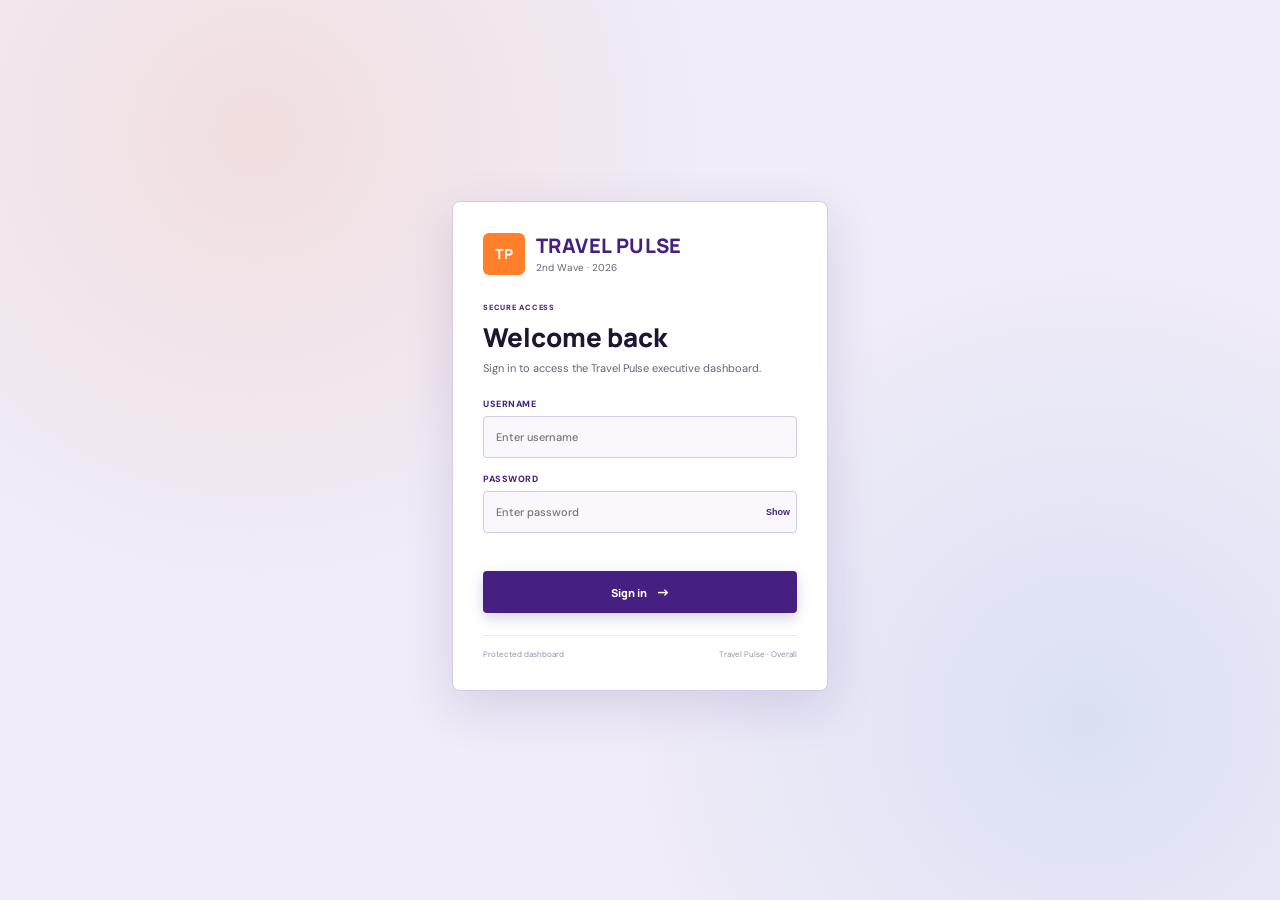
<file: login.html>
<!doctype html>
<html lang="en">
<head>
  <meta charset="UTF-8" />
  <meta name="viewport" content="width=device-width, initial-scale=1.0" />
  <title>Travel Pulse | Login</title>
  <link rel="preconnect" href="https://fonts.googleapis.com">
  <link rel="preconnect" href="https://fonts.gstatic.com" crossorigin>
  <link href="https://fonts.googleapis.com/css2?family=DM+Sans:wght@400;500;600;700&family=Manrope:wght@600;700;800&display=swap" rel="stylesheet">
  <link rel="stylesheet" href="styles.css" />
</head>
<body class="login-page">
  <main class="login-shell">
    <section class="login-card" aria-labelledby="loginTitle">
      <div class="login-brand">
        <div class="login-mark">TP</div>
        <div>
          <strong>Travel Pulse</strong>
          <span>2nd Wave · 2026</span>
        </div>
      </div>

      <div class="login-heading">
        <span class="section-tag">SECURE ACCESS</span>
        <h1 id="loginTitle">Welcome back</h1>
        <p>Sign in to access the Travel Pulse executive dashboard.</p>
      </div>

      <form id="loginForm" autocomplete="on">
        <label class="login-label" for="username">Username</label>
        <input class="login-input" id="username" name="username" type="text"
               placeholder="Enter username" autocomplete="username" required />

        <label class="login-label" for="password">Password</label>
        <div class="password-wrap">
          <input class="login-input" id="password" name="password" type="password"
                 placeholder="Enter password" autocomplete="current-password" required />
          <button class="password-toggle" id="togglePassword" type="button" aria-label="Show password">Show</button>
        </div>

        <div class="login-error" id="loginError" role="alert" aria-live="polite"></div>

        <button class="login-submit" type="submit">Sign in <span>→</span></button>
      </form>

      <div class="login-footer">
        <span>Protected dashboard</span>
        <span>Travel Pulse · Overall</span>
      </div>
    </section>
  </main>

  <script>
    // Change these two values to your preferred credentials.
    const VALID_USERNAME = "admin";
    const VALID_PASSWORD = "TravelPulse2026";

    if (sessionStorage.getItem("travelPulseAuth") === "1") {
      window.location.replace("index.html");
    }

    const form = document.getElementById("loginForm");
    const error = document.getElementById("loginError");
    const password = document.getElementById("password");
    const toggle = document.getElementById("togglePassword");

    toggle.addEventListener("click", () => {
      const visible = password.type === "text";
      password.type = visible ? "password" : "text";
      toggle.textContent = visible ? "Show" : "Hide";
      toggle.setAttribute("aria-label", visible ? "Show password" : "Hide password");
    });

    form.addEventListener("submit", (event) => {
      event.preventDefault();
      const username = document.getElementById("username").value.trim();
      const pass = password.value;

      if (username === VALID_USERNAME && pass === VALID_PASSWORD) {
        sessionStorage.setItem("travelPulseAuth", "1");
        window.location.replace("index.html");
      } else {
        error.textContent = "Invalid username or password. Please try again.";
        password.focus();
      }
    });
  </script>
</body>
</html>
</file>
<file: styles.css>
/* ================================================================
   TRAVEL PULSE — Design System (PPT-matched)
   Palette: purple #452080, blue #1f7fc9, orange #ff7f2a,
            grey #9ea7b3, white #fff
   ================================================================ */
:root{
  --bg:#f0ecf8;
  --panel:#fff;
  --ink:#1e1530;
  --muted:#6b6178;
  --line:#d4cbe8;
  --purple:#452080;
  --purple-2:#5a2d92;
  --purple-light:#6a3ea8;
  --blue:#1f7fc9;
  --orange:#ff7f2a;
  --orange-2:#e06800;
  --green:#3db87e;
  --yellow:#ffb21a;
  --lilac:#9b8dc1;
  --red:#d9384a;
  --lav:#ede8f8;
  --lav-2:#f5f2fb;
  --gray-step:#9ea7b3;
  --shadow:0 2px 10px rgba(69,32,128,.10);
  --shadow-card:0 1px 4px rgba(69,32,128,.07)
}
*{box-sizing:border-box;margin:0;padding:0}
html{scroll-behavior:smooth}
body{background:var(--bg);color:var(--ink);font-family:"DM Sans",sans-serif;font-size:12px;line-height:1.4}

/* ── TOP BAR ─────────────────────────────────────────────────── */
.topbar{
  display:flex;align-items:center;gap:20px;
  background:var(--purple);color:#fff;
  padding:0 22px;min-height:58px;
  border-bottom:3px solid var(--orange)
}
.brand{display:flex;gap:10px;align-items:center;min-width:170px}
.brand-mark{
  width:36px;height:36px;border-radius:5px;
  background:var(--orange);display:grid;place-items:center;
  font:800 13px Manrope;color:#fff;flex:0 0 auto
}
.brand strong{display:block;font:800 19px Manrope;letter-spacing:.04em;text-transform:uppercase;color:#fff}
.brand span{display:block;font-size:9px;color:rgba(255,255,255,.6);margin-top:1px}
.headline{flex:1;min-width:0}
.headline h1{font-family:Manrope;font-size:13px;line-height:1.25;margin:0 0 2px;color:#fff;font-weight:700}
.headline p{color:rgba(255,255,255,.55);margin:0;font-size:9.5px}
.topbar .sidebar-note{flex-shrink:0;text-align:right;display:flex;flex-direction:column;gap:1px}
.topbar .sidebar-note span,.topbar .sidebar-note small{color:rgba(255,255,255,.5);font-size:8.5px}
.topbar .sidebar-note strong{font:800 16px Manrope;color:#fff}

/* ── TABS ────────────────────────────────────────────────────── */
.tabs{
  display:flex;gap:0;background:var(--lav);
  border-bottom:1px solid #c8bedd;
  padding:0 22px;position:sticky;top:0;z-index:20;overflow-x:auto
}
.tab{
  appearance:none;border:0;background:transparent;
  font:600 10.5px "DM Sans";color:#7a6e8d;
  padding:10px 20px;cursor:pointer;
  border-bottom:3px solid transparent;
  white-space:nowrap;transition:color .12s
}
.tab:hover{color:var(--purple)}
.tab.active{
  color:var(--purple);background:#fff;
  border-bottom-color:var(--orange);
  font-weight:800
}

/* ── FILTER BAR ──────────────────────────────────────────────── */
.filters-bar{
  display:flex;align-items:center;gap:8px;
  background:#fff;border-bottom:1px solid var(--line);
  padding:7px 22px;position:sticky;top:38px;z-index:19;
  flex-wrap:nowrap;min-height:44px
}
.filters-bar.airline-filter-station,
.filters-bar.pov-filter-station{
  background:#fff;
  border-bottom-color:var(--line);
  box-shadow:none
}
.airline-filter-station .filter-title,
.airline-filter-station .filter-note,
.airline-filter-station .filter-selection-count,
.pov-filter-station .filter-title,
.pov-filter-station .filter-note,
.pov-filter-station .filter-selection-count{color:#8a7e98}
.airline-filter-station .multi-select{
  background:#fff;
  border-color:#d8cbed;
  color:var(--ink)
}
.airline-filter-station .segment-chip{
  background:#fff;
  color:var(--purple)
}
.airline-filter-station .chip-clear,
.airline-filter-station .reset-btn{
  background:#fff;
  border-color:#fff;
  color:var(--purple)
}
.pov-filter-station .multi-select,
.pov-filter-station .segment-chip,
.pov-filter-station .chip-clear,
.pov-filter-station .reset-btn{background:#fff;color:var(--purple);border-color:#c8bedd}

/* ── FLAT AIRLINE POV PRESENTATION ──────────────────────────── */
body.airline-active main{background:#f4f1fa}
body.airline-active .insight-banner{
  background:var(--purple);
  border-color:var(--purple);
  color:#fff;
  margin-top:8px
}
body.airline-active .airline-3d-card{
  padding:0;
  border:0;
  border-radius:0;
  background:transparent;
  box-shadow:none;
  overflow:visible
}
body.airline-active .airline-3d-head,
body.airline-active .airline-3d-shell,
body.airline-active .airline-3d-legend{display:flex}
body.airline-active .airline-3d-head{display:flex;flex-wrap:wrap}
body.airline-active .airline-3d-card{background:#fff;padding:10px;border:1px solid var(--line);border-radius:3px;box-shadow:var(--shadow-card)}
body.airline-active .airline-3d-shell{display:grid}
body.airline-active .airline-3d-kpis{
  grid-template-columns:repeat(5,1fr);
  gap:7px;
  margin:0 0 10px
}
body.airline-active .airline-3d-kpi{
  min-height:68px;
  padding:10px 12px;
  border-radius:2px;
  border-top:4px solid var(--purple);
  background:#fff;
  box-shadow:0 2px 5px rgba(35,22,58,.16)
}
body.airline-active .airline-3d-kpi:nth-child(2){border-top-color:var(--orange)}
body.airline-active .airline-3d-kpi:nth-child(3){border-top-color:var(--green)}
body.airline-active .airline-3d-kpi:nth-child(4){border-top-color:var(--blue)}
body.airline-active .airline-3d-kpi:nth-child(5){border-top-color:var(--red)}
body.airline-active .airline-3d-kpi .kpi-value{font-size:17px;color:var(--purple)}
body.airline-active .airline-top-flights{
  display:grid;grid-template-columns:repeat(8,1fr);gap:7px;margin:0 0 10px
}
body.airline-active .airline-flight-card{
  min-width:0;min-height:58px;display:flex;align-items:center;gap:7px;
  padding:7px 8px;background:#fff;border:1px solid var(--line);border-top:4px solid var(--purple);
  border-radius:2px;box-shadow:0 2px 5px rgba(35,22,58,.14)
}
body.airline-active .airline-flight-1{border-top-color:var(--orange)}
body.airline-active .airline-flight-2{border-top-color:var(--green)}
body.airline-active .airline-flight-3{border-top-color:var(--blue)}
body.airline-active .airline-flight-4{border-top-color:var(--red)}
body.airline-active .airline-flight-score{
  width:34px;height:34px;display:grid;place-items:center;flex:0 0 auto;border-radius:50%;
  background:var(--purple);color:#fff;font:800 14px Manrope
}
body.airline-active .airline-flight-1 .airline-flight-score{background:var(--orange)}
body.airline-active .airline-flight-2 .airline-flight-score{background:var(--green)}
body.airline-active .airline-flight-3 .airline-flight-score{background:var(--blue)}
body.airline-active .airline-flight-4 .airline-flight-score{background:var(--red)}
body.airline-active .airline-flight-card strong,
body.airline-active .airline-flight-card small{display:block;overflow:hidden;text-overflow:ellipsis;white-space:nowrap}
body.airline-active .airline-flight-card strong{font-size:8px;color:var(--ink)}
body.airline-active .airline-flight-card small{font-size:6.5px;color:var(--muted);margin-top:2px}
body.airline-active .airline-2d-fallback-row{display:none}
body.airline-active .grid.two{gap:8px;margin-bottom:8px}
body.airline-active .card{
  border-radius:2px;
  box-shadow:0 2px 5px rgba(35,22,58,.14)
}
body.airline-active .card-head{border-bottom:2px solid var(--purple)}
body.airline-active .card-head h2{font-size:13px;color:var(--purple)}
body.airline-active .section-tag{color:var(--purple)}
body.airline-active .tab-question-section{margin-top:10px}

@media(max-width:900px){
  body.airline-active .airline-3d-kpis{grid-template-columns:repeat(2,1fr)}
  body.airline-active .airline-top-flights{grid-template-columns:repeat(4,1fr)}
}

/* ── FLAT HOTEL POV PRESENTATION ────────────────────────────── */
body.hotel-active main{background:#f4f1fa}
body.hotel-active .insight-banner{
  background:var(--purple);
  border-color:var(--purple);
  color:#fff;
  margin-top:8px
}
body.hotel-active .hotel-kpis{
  display:grid;
  grid-template-columns:repeat(8,1fr);
  gap:7px;
  margin:0 0 10px
}
body.hotel-active .hotel-kpi-card{
  min-width:0;
  min-height:68px;
  display:flex;
  align-items:center;
  gap:8px;
  padding:8px 9px;
  background:#fff;
  border:1px solid var(--line);
  border-top:4px solid var(--purple);
  border-radius:2px;
  box-shadow:0 2px 5px rgba(35,22,58,.16)
}
body.hotel-active .hotel-kpi-1{border-top-color:var(--orange)}
body.hotel-active .hotel-kpi-2{border-top-color:var(--green)}
body.hotel-active .hotel-kpi-3{border-top-color:var(--blue)}
body.hotel-active .hotel-kpi-4{border-top-color:var(--red)}
body.hotel-active .hotel-kpi-score{
  width:38px;height:38px;display:grid;place-items:center;flex:0 0 auto;
  border-radius:50%;background:var(--purple);color:#fff;font:800 15px Manrope
}
body.hotel-active .hotel-kpi-1 .hotel-kpi-score{background:var(--orange)}
body.hotel-active .hotel-kpi-2 .hotel-kpi-score{background:var(--green)}
body.hotel-active .hotel-kpi-3 .hotel-kpi-score{background:var(--blue)}
body.hotel-active .hotel-kpi-4 .hotel-kpi-score{background:var(--red)}
body.hotel-active .hotel-kpi-card strong,
body.hotel-active .hotel-kpi-card small{display:block;overflow:hidden;text-overflow:ellipsis;white-space:nowrap}
body.hotel-active .hotel-kpi-card strong{font-size:9px;color:var(--ink)}
body.hotel-active .hotel-kpi-card small{font-size:7px;color:var(--muted);margin-top:2px}
body.hotel-active [data-panel="hotel"] .map-row{display:none}
body.hotel-active .card{
  border-radius:2px;
  box-shadow:0 2px 5px rgba(35,22,58,.14)
}
body.hotel-active .card-head{border-bottom:2px solid var(--purple)}
body.hotel-active .card-head h2{font-size:13px;color:var(--purple)}
body.hotel-active .section-tag{color:var(--purple)}
body.hotel-active .grid.two{gap:8px;margin-bottom:8px}
body.hotel-active .tab-question-section{margin-top:10px}

@media(max-width:1100px){
  body.hotel-active .hotel-kpis{grid-template-columns:repeat(4,1fr)}
}
@media(max-width:600px){
  body.hotel-active .hotel-kpis{grid-template-columns:repeat(2,1fr)}
}

  /* ── DESTINATION POV ────────────────────────────────────────── */
  body.destination-active main{background:#f4f1fa}
  body.destination-active .insight-banner{
    background:var(--purple);border-color:var(--purple);color:#fff;margin-top:8px
  }
  body.destination-active .grid.two{gap:8px;margin-bottom:8px}
  body.destination-active .card{
    border-radius:2px;box-shadow:0 2px 5px rgba(35,22,58,.14)
  }
  body.destination-active .card-head{border-bottom:2px solid var(--purple)}
  body.destination-active .card-head h2,
  body.destination-active .section-tag{color:var(--purple)}
  .tab-panel[data-panel="overview"] .tab-question-section,
  .tab-panel[data-panel="behaviour"] .tab-question-section,
  .tab-panel[data-panel="airline"] .tab-question-section,
  .tab-panel[data-panel="hotel"] .tab-question-section{display:none}
  .destination-kpis{
    display:grid;grid-template-columns:repeat(4,1fr);gap:7px;margin:0 0 10px
  }
  .destination-kpi{
    min-height:68px;padding:10px 12px;background:#fff;border:1px solid var(--line);
    border-top:4px solid var(--purple);border-radius:2px;box-shadow:0 2px 5px rgba(35,22,58,.16)
  }
  .destination-kpi-1{border-top-color:var(--orange)}
  .destination-kpi-2{border-top-color:var(--green)}
  .destination-kpi-3{border-top-color:var(--blue)}
  .destination-kpi span{display:block;color:var(--muted);font-size:8px;text-transform:uppercase;letter-spacing:.06em}
  .destination-kpi strong{display:block;color:var(--purple);font:800 18px Manrope;margin-top:5px;white-space:nowrap;overflow:hidden;text-overflow:ellipsis}
  .destination-market-card{margin-bottom:10px}
  .destination-market-table{font-size:10px}
  .destination-table-head,.destination-table-row{display:grid;grid-template-columns:1.2fr 2fr .8fr 1.2fr;gap:10px;align-items:center;padding:7px 10px;border-bottom:1px solid #e6dff0}
  .destination-table-head{background:var(--purple);color:#fff;font-size:8px;font-weight:800;text-transform:uppercase;letter-spacing:.05em}
  .destination-table-row:nth-child(odd){background:#faf8fd}
  .destination-table-row strong{color:var(--purple)}
  .destination-table-row span:last-child{color:var(--green);font-weight:800}
  .market-profile{margin:8px 0 10px;background:#fff;border:1px solid var(--line);padding:10px;box-shadow:var(--shadow-card)}
  .market-profile-head{display:flex;justify-content:space-between;align-items:flex-start;gap:10px;margin-bottom:8px}
  .market-profile-head h2{margin-top:2px;color:var(--purple);font-size:14px}
  .market-profile-grid{display:grid;grid-template-columns:repeat(6,1fr);gap:7px}
  .market-profile-card{min-width:0;min-height:64px;padding:9px 10px;border:1px solid var(--line);border-top:4px solid var(--purple);background:#faf8fd}
  .market-profile-1{border-top-color:var(--orange)}
  .market-profile-2{border-top-color:var(--green)}
  .market-profile-3{border-top-color:var(--blue)}
  .market-profile-card span{display:block;color:var(--muted);font-size:8px;text-transform:uppercase;letter-spacing:.05em}
  .market-profile-card strong{display:block;margin-top:5px;color:var(--purple);font:800 13px Manrope;white-space:nowrap;overflow:hidden;text-overflow:ellipsis}
  @media(max-width:800px){
    .destination-kpis{grid-template-columns:repeat(2,1fr)}
    .destination-table-head,.destination-table-row{grid-template-columns:1fr 1.5fr .7fr 1fr;font-size:9px}
    .market-profile-grid{grid-template-columns:repeat(2,1fr)}
  }
.filter-title{
  font-size:8.5px;font-weight:800;text-transform:uppercase;
  color:var(--purple);margin:0 6px 0 0;flex:0 0 auto
}
.filter-actions{
  display:flex;align-items:center;gap:6px;
  margin-left:auto;flex-shrink:0;white-space:nowrap
}
.filter-label{
  display:block;font-size:7px;color:#8a7e98;font-weight:700;
  text-transform:uppercase;letter-spacing:.04em;margin-bottom:2px
}
.filter-control{min-width:120px;flex:0 0 auto;position:relative}
.multi-select{
  width:100%;min-height:28px;border:1px solid #d2c8e6;
  background:#f6f3fb;border-radius:3px;
  padding:4px 22px 4px 7px;color:var(--ink);
  font-size:9px;font-weight:700;cursor:pointer;
  text-align:left;position:relative;
  white-space:nowrap;overflow:hidden;text-overflow:ellipsis
}
.multi-select:after{content:"▾";position:absolute;right:7px;top:5px;color:#8a7e98;font-size:10px}
.multi-select:focus,.multi-select.open{border-color:var(--orange);outline:none;box-shadow:0 0 0 2px rgba(255,127,42,.12)}
.multi-menu{
  position:absolute;left:0;right:0;top:100%;margin-top:2px;
  background:#fff;border:1px solid #d2c8e6;
  box-shadow:0 6px 16px rgba(69,32,128,.14);
  padding:4px;z-index:50;display:none;
  max-height:220px;overflow:auto
}
.multi-menu.open{display:block}
.multi-option{
  display:flex;align-items:center;gap:6px;
  padding:5px 5px;font-size:9px;color:#5a4f68;cursor:pointer;line-height:1.15
}
.multi-option:hover{background:#f2edf8}
.multi-option input{accent-color:var(--purple);width:11px;height:11px;margin:0;flex:0 0 auto}
.multi-option.all{border-bottom:1px solid #ede9f5;margin-bottom:3px;font-weight:800;color:var(--purple)}
.filter-selection-count{font-size:7px;color:#8d819b;margin-top:1px;min-height:8px}
.filter-note{font-size:8.5px;color:#8a7e98;white-space:nowrap}
.reset-btn{
  border:1px solid #c8bedd;background:#fff;border-radius:3px;
  padding:5px 10px;font-size:9px;font-weight:800;
  color:var(--purple);cursor:pointer
}
.reset-btn:hover{background:#f5f0fb;border-color:var(--orange)}
.segment-chip{
  font-size:9.5px;font-weight:700;color:#fff;background:var(--purple);
  border:none;padding:4px 10px;border-radius:20px;white-space:nowrap
}
.sentiment-pulse-card{margin-bottom:10px}
.sentiment-pulse-kpis{display:grid;grid-template-columns:repeat(4,1fr);gap:7px;margin-bottom:8px}
.sentiment-pulse-kpi{min-width:0;padding:10px 12px;background:#faf8fd;border:1px solid var(--line);border-top:3px solid var(--purple)}
.sentiment-pulse-kpi-1{border-top-color:var(--orange)}
.sentiment-pulse-kpi-2{border-top-color:var(--green)}
.sentiment-pulse-kpi-3{border-top-color:var(--blue)}
.sentiment-pulse-kpi span,.sentiment-pulse-kpi small{display:block;color:var(--muted);font-size:8px;text-transform:uppercase;letter-spacing:.04em}
.sentiment-pulse-kpi strong{display:block;color:var(--purple);font:800 21px Manrope;margin:4px 0}
.sentiment-method-note{color:var(--muted);font-size:9px;margin-top:3px}
.social-toolbar{margin-bottom:10px}.social-wave-filter{display:flex;align-items:center;gap:8px;margin:0 0 9px;color:var(--muted);font-size:9px;font-weight:800;text-transform:uppercase}.social-wave-filter select{border:1px solid var(--line);background:#faf8fd;color:var(--ink);padding:5px 8px;font:700 10px "DM Sans";border-radius:3px}.social-kpis{display:grid;grid-template-columns:repeat(4,1fr);gap:7px}.social-kpi{padding:10px 12px;background:#faf8fd;border:1px solid var(--line);border-top:3px solid var(--purple)}.social-kpi:nth-child(2){border-top-color:var(--green)}.social-kpi:nth-child(3){border-top-color:var(--orange)}.social-kpi:nth-child(4){border-top-color:var(--blue)}.social-kpi span,.social-kpi small{display:block;color:var(--muted);font-size:8px;text-transform:uppercase}.social-kpi strong{display:block;color:var(--purple);font:800 20px Manrope;margin:4px 0}.social-method-note{color:var(--muted);font-size:9px;margin:10px 0 18px}
.chip-clear{
  border:1px solid #ddd2f0;background:#fff;color:#8a7e98;
  border-radius:50%;width:16px;height:16px;font-size:8px;
  cursor:pointer;display:flex;align-items:center;justify-content:center;padding:0;margin-left:-3px
}
.chip-clear:hover{background:var(--red);border-color:var(--red);color:#fff}

/* ── MAIN LAYOUT ─────────────────────────────────────────────── */
main{padding:10px 22px 18px;max-width:1600px;width:100%;margin:auto}
.tab-panel[hidden]{display:none}
.tab-intro{color:var(--muted);font-size:10px;margin:0 0 8px;padding:7px 10px;background:#fff;border-left:3px solid var(--orange)}

/* ── SECTION LABELS & HEADINGS ───────────────────────────────── */
.section-tag{
  font-size:7.5px;letter-spacing:.10em;font-weight:800;
  color:var(--purple);text-transform:uppercase;display:block;margin-bottom:2px
}
h2{font-family:Manrope,sans-serif;font-size:12px;margin:0;color:var(--ink);line-height:1.3}

/* ── INSIGHT BANNER ──────────────────────────────────────────── */
.insight-banner{
  display:flex;align-items:flex-start;gap:8px;
  background:var(--purple);color:#fff;
  border-radius:3px;padding:9px 12px;margin:0 0 10px;
  font-size:10px;line-height:1.5
}
.insight-banner b,.insight-banner strong{color:var(--yellow)}
.insight-tag{
  flex:0 0 auto;font-size:7.5px;font-weight:800;letter-spacing:.08em;
  color:var(--purple);text-transform:uppercase;
  background:var(--yellow);padding:3px 6px;border-radius:2px;margin-top:1px
}
.insight-context{color:rgba(255,255,255,.65);font-size:9px}

/* ── CARDS ───────────────────────────────────────────────────── */
.grid{display:grid;gap:10px;margin-bottom:10px}
.grid.two{grid-template-columns:1.35fr 1fr}
.card{
  background:var(--panel);border:1px solid var(--line);
  border-radius:3px;padding:10px;box-shadow:var(--shadow-card);
  min-width:0;overflow:hidden;position:relative
}
/* PPT-style: orange accent dot at top-right of card header */
.card-head{
  display:flex;justify-content:space-between;align-items:flex-start;
  margin-bottom:6px;gap:8px;
  border-bottom:1px solid #ece6f5;padding-bottom:5px
}
.card-head>div{min-width:0}
.card-head h2{overflow-wrap:anywhere;font-size:12px}
.mini-note{
  font-size:8px;color:#7d728d;background:#f3eff8;
  padding:3px 6px;border-radius:2px;white-space:nowrap
}
.card-head-actions{display:flex;align-items:center;gap:6px;flex-shrink:0}
.chart-type-picker{
  margin-left:auto;
  display:flex;
  align-items:center;
  gap:7px;
  flex:0 0 auto;
  color:var(--muted);
  font-size:8px;
  font-weight:800;
  text-transform:uppercase;
  letter-spacing:.05em;
  white-space:nowrap
}
.chart-type-picker select{
  min-width:130px;
  height:30px;
  padding:0 26px 0 9px;
  border:1px solid #c8bedd;
  border-radius:4px;
  background:#f6f3fb;
  color:var(--purple);
  font:700 10px "DM Sans",sans-serif;
  cursor:pointer;
  outline:none
}
.chart-type-picker select:hover,
.chart-type-picker select:focus{
  border-color:var(--orange);
  background:#fff;
  box-shadow:0 0 0 2px rgba(255,127,42,.12)
}
body.airline-active .chart-type-picker select,
body.hotel-active .chart-type-picker select,
body.destination-active .chart-type-picker select{
  min-width:145px;
  height:32px;
  background:#fff
}
@media(max-width:600px){
  .chart-type-picker{width:100%;justify-content:flex-end;margin-top:4px}
  .chart-type-picker select{min-width:145px}
}

/* ── KPI GRID ────────────────────────────────────────────────── */
.kpi-grid{display:grid;grid-template-columns:repeat(5,1fr);gap:8px;margin:3px 0 10px}
.kpi{
  background:var(--panel);border:1px solid var(--line);
  border-radius:3px;padding:10px 12px;
  box-shadow:var(--shadow-card);position:relative;overflow:hidden
}
.kpi::before{
  content:"";position:absolute;top:0;left:0;right:0;height:3px;background:var(--purple)
}
.kpi:nth-child(2)::before{background:var(--orange)}
.kpi:nth-child(3)::before{background:var(--blue)}
.kpi:nth-child(4)::before{background:var(--green)}
.kpi:nth-child(5)::before{background:var(--yellow)}
.kpi-label{font-size:8px;color:var(--muted);font-weight:800;text-transform:uppercase;letter-spacing:.05em}
.kpi-value{font:800 22px Manrope;margin:4px 0 2px;color:var(--purple)}
.kpi-sub{font-size:8px;color:#8a7e98;line-height:1.4}

/* ── CHART CONTAINERS ────────────────────────────────────────── */
.chart{width:100%;min-height:250px;position:relative;min-width:0;overflow:hidden}
.chart.long-chart{
  max-height:620px;overflow-y:auto;overflow-x:hidden;
  border:1px solid #ece6f5;background:#fff;padding:0 2px 2px
}
.chart.long-chart svg{display:block;max-width:100%;height:auto}
.axis text{fill:#80758f;font-size:8px}
.axis path,.axis line{stroke:#d9d0e9}
.gridline line{stroke:#eeeaf4}
.gridline path{display:none}
.donut-center{font:800 20px Manrope;fill:var(--purple)}
.donut-sub{font-size:8px;fill:#8a7e98}
.legend text{font-size:8.5px;fill:#5f536f}
.rank-list{padding-top:2px}
.rank-item{
  display:grid;grid-template-columns:22px 1fr auto;gap:6px;
  align-items:center;padding:6px 0;border-bottom:1px solid #ece6f4
}
.rank-num{
  width:18px;height:18px;border-radius:3px;
  background:#ede8f5;color:var(--purple);
  display:grid;place-items:center;font-size:8px;font-weight:800
}
.rank-label{font-size:9px;line-height:1.2;color:#5a5068}
.rank-value{font-weight:800;font-size:9px;color:var(--purple)}
.gauge-wrap{min-height:220px;display:flex;align-items:center;justify-content:center}
.gauge-value{font:800 28px Manrope;fill:var(--purple)}
.gauge-label{font-size:9px;fill:#8a7e98}
.gauge-sub{font-size:8.5px;fill:#8a7e98}
.scatter-dot{stroke:#fff;stroke-width:1.5}
.scatter-label{font-size:8.5px;fill:#514563;font-weight:800}
.line-path{fill:none;stroke-width:2.5}
.line-dot{stroke:#fff;stroke-width:1.5}
.radar-wrap{min-height:320px;display:flex;align-items:center;justify-content:center}
.empty-chart{min-height:80px;padding:18px;display:grid;place-items:center;color:#8a7e98;font-size:9px;text-align:center}
.insight-context{color:rgba(255,255,255,.65);font-size:9px}

/* ── TOOLTIP ─────────────────────────────────────────────────── */
.tooltip{
  position:fixed;pointer-events:none;
  background:var(--purple);color:#fff;
  padding:7px 9px;border-radius:3px;font-size:9px;
  box-shadow:0 5px 14px rgba(69,32,128,.22);opacity:0;z-index:30
}

/* ── MAP ─────────────────────────────────────────────────────── */
.map-row{grid-template-columns:2fr 1fr}
.map-card{min-height:340px}
.world-land path{vector-effect:non-scaling-stroke}
.map-insight{min-height:340px;display:flex;flex-direction:column}
.global-map{min-height:305px}
.map-label{font-size:7px;font-weight:800;fill:#5a4f6b;pointer-events:none}
.map-legend text{font-size:8px;fill:#81758f}
.map-focus-name{font:800 20px Manrope;color:var(--purple);margin:8px 0 3px}
.map-focus-metric{font:800 26px Manrope;color:var(--orange);margin:4px 0}
.map-focus-label{font-size:9px;color:#675b75;font-weight:700}
.map-focus-hint{
  margin-top:auto;background:#f5f0fa;border-left:3px solid var(--orange);
  padding:9px;font-size:9px;line-height:1.45;color:#6f637c
}
.market-bubbles circle{transition:opacity .15s ease}
.market-bubbles g:hover circle{stroke:var(--purple);stroke-width:2.5}
.global-map svg{overflow:visible}

/* ── EXPORT BUTTON ───────────────────────────────────────────── */
.export-btn{
  border:1px solid #d8cfea;background:#fff;color:var(--purple);
  border-radius:2px;width:20px;height:20px;font-size:10px;
  cursor:pointer;display:flex;align-items:center;justify-content:center;
  padding:0;flex:0 0 auto
}
.export-btn:hover{background:#f5f0fb;border-color:var(--orange);color:var(--orange)}

/* ── JOURNEY FLOW (PPT chevrons) ─────────────────────────────── */
.journey-flow{
  display:flex;align-items:stretch;gap:0;
  margin:0 0 0;overflow:hidden;
  box-shadow:0 2px 8px rgba(69,32,128,.08);
  border-radius:4px;
}
.journey-step{
  position:relative;
  flex:1 1 0;min-height:72px;
  padding:14px 22px 12px 28px;
  border:0;cursor:pointer;
  display:flex;flex-direction:column;
  justify-content:center;align-items:flex-start;
  gap:4px;transition:filter .12s ease;
  /* default: gray chevron */
  background:var(--gray-step);color:#fff;
  clip-path:polygon(0 0, calc(100% - 18px) 0, 100% 50%, calc(100% - 18px) 100%, 0 100%, 18px 50%);
  margin-right:2px;
}
.journey-step:first-child{
  clip-path:polygon(0 0, calc(100% - 18px) 0, 100% 50%, calc(100% - 18px) 100%, 0 100%);
  padding-left:18px
}
.journey-step:last-child{
  clip-path:polygon(0 0, 100% 0, 100% 100%, 0 100%, 18px 50%);
  margin-right:0
}
.journey-step:hover{filter:brightness(1.08)}
.journey-step.active{
  background:var(--orange);color:#fff
}
.journey-step.purple{background:var(--purple);color:#fff}
.journey-step.blue{background:var(--blue);color:#fff}
.journey-step.gray{background:var(--gray-step);color:#fff}
.journey-step.light{background:#c8d9eb;color:#2f3d4d}
.journey-step-label{
  font:800 13px Manrope;letter-spacing:.06em;text-transform:uppercase;line-height:1
}
.journey-meta{
  font-size:9px;opacity:.85;font-weight:600;display:block;line-height:1.2
}
.journey-note{
  background:linear-gradient(90deg,var(--lav) 0%,#f0ecfd 100%);
  border-left:4px solid var(--blue);
  color:#2d4060;font:600 10.5px "DM Sans";
  line-height:1.5;padding:10px 14px;
  margin-bottom:10px;border-radius:0 3px 3px 0;
  margin-top:2px
}

/* ── SURVEY / ALL QUESTIONS ──────────────────────────────────── */
.survey-toolbar{
  display:flex;align-items:flex-start;justify-content:space-between;gap:12px;
  background:#fff;border:1px solid var(--line);padding:10px 12px;margin-bottom:10px
}
.survey-toolbar h2{margin-top:2px}
.survey-question-grid{display:grid;grid-template-columns:1.35fr 1fr;gap:10px;align-items:start}
.survey-card{min-width:0;background:#fff;border:1px solid var(--line);border-radius:3px;padding:10px;box-shadow:var(--shadow-card)}
.survey-card.survey-wide{grid-column:1/-1}
.survey-card.matrix-card{grid-column:1/-1}
.survey-head-copy{min-width:0}
.survey-head-copy h2{max-width:900px;line-height:1.35}
.survey-base{font-size:8px;color:#8a7e98;background:#faf8fc;border-bottom:1px solid #ece6f5;padding:4px 6px;margin:-1px 0 4px}
.survey-card .chart{overflow-x:hidden}
.survey-card .chart.long-chart{max-height:620px;overflow-y:auto;overflow-x:hidden;border:1px solid #ece6f5;background:#fff}
.survey-secondary{margin-top:6px;padding:7px 9px;background:#f6f2fa;border-left:3px solid var(--orange);font-size:8px;line-height:1.6;color:#655a73}
.survey-matrix{width:100%;min-width:0}
.matrix-scroll{max-height:620px;overflow:auto;border:1px solid #ece6f5;background:#fff}
.survey-matrix-table{border-collapse:separate;border-spacing:0;min-width:1180px;width:max-content;font-size:8px;color:#5e536d}
.survey-matrix-table th,.survey-matrix-table td{border-right:1px solid #ece6f5;border-bottom:1px solid #ece6f5;padding:7px 8px;text-align:center;white-space:nowrap}
.survey-matrix-table thead th{position:sticky;top:0;z-index:3;background:#f0eaf8;color:var(--purple);font-weight:800;max-width:180px;white-space:normal;line-height:1.25}
.survey-matrix-table thead th:first-child{left:0;z-index:5;min-width:210px;text-align:left}
.survey-matrix-table tbody th{position:sticky;left:0;z-index:2;background:#fff;text-align:left;min-width:210px;font-weight:700;color:#5d526c}
.survey-matrix-table tbody tr:hover th,.survey-matrix-table tbody tr:hover td{background:#faf7fc}
.survey-matrix-table tbody tr.matrix-selected th{background:#ede8f5;color:var(--purple);box-shadow:inset 3px 0 0 var(--orange)}
.survey-matrix-table td{min-width:58px;font-weight:700}
.matrix-footnote{font-size:8px;color:#8a7e98;padding:6px 2px}
.survey-missing{grid-column:1/-1;background:#fbf9fd}
.survey-missing p{margin:0;color:#776b84;font-size:9px;line-height:1.5}

/* ── TAB QUESTION NAVIGATOR ──────────────────────────────────── */
.tab-question-section{margin:14px 0 12px;background:#f8f6fb;border:1px solid var(--line);padding:10px}
.tab-question-head{display:flex;justify-content:space-between;align-items:flex-start;gap:12px;background:#fff;border:1px solid #ece6f5;padding:10px;margin-bottom:10px}
.tab-question-head h2{margin:3px 0;font:800 15px Manrope;color:var(--purple)}
.tab-question-head p{margin:0;color:#756a80;font-size:8.5px;line-height:1.45;max-width:760px}
.question-jump{display:flex;flex-wrap:wrap;justify-content:flex-end;gap:4px;max-width:48%}
.question-pill{border:1px solid #d4cbe8;background:#f2edf8;color:var(--purple);border-radius:12px;padding:4px 7px;font-size:8px;font-weight:800;cursor:pointer}
.question-pill:hover{background:var(--purple);color:#fff;border-color:var(--purple)}
.tab-question-grid{display:grid;grid-template-columns:1fr 1fr;gap:10px}
.tab-question-grid .survey-card{scroll-margin-top:100px}
.tab-question-grid .survey-card.survey-wide,.tab-question-grid .survey-card.matrix-card{grid-column:1/-1}
.tab-question-grid .survey-card .card-head h2{font-size:13px}
.tab-question-grid .survey-card .chart.long-chart{max-height:460px}
.tab-question-grid .survey-card.matrix-card .matrix-scroll{max-height:520px}
.survey-card .chart.long-chart{max-height:470px;overflow-y:auto}
.survey-card .chart.long-chart svg{overflow:visible}

/* ── LOGIN ───────────────────────────────────────────────────── */
.login-page{
  min-height:100vh;margin:0;
  background:radial-gradient(circle at 20% 15%,rgba(255,127,42,.12),transparent 35%),
             radial-gradient(circle at 85% 80%,rgba(31,127,201,.10),transparent 35%),
             var(--bg);
  display:grid;place-items:center;padding:24px
}
.login-shell{width:100%;max-width:420px}
.login-card{background:#fff;border:1px solid var(--line);border-radius:8px;padding:30px;box-shadow:0 16px 50px rgba(69,32,128,.14)}
.login-brand{display:flex;align-items:center;gap:11px;margin-bottom:28px}
.login-mark{width:42px;height:42px;border-radius:6px;background:var(--orange);display:grid;place-items:center;color:#fff;font:800 14px Manrope}
.login-brand strong{display:block;font:800 20px Manrope;letter-spacing:.02em;text-transform:uppercase;color:var(--purple)}
.login-brand span{display:block;font-size:10px;color:var(--muted);margin-top:2px}
.login-heading{margin-bottom:22px}
.login-heading h1{font:800 26px Manrope;color:var(--ink);margin:5px 0}
.login-heading p{font-size:11px;line-height:1.5;color:var(--muted)}
.login-label{display:block;font-size:9px;font-weight:800;text-transform:uppercase;letter-spacing:.06em;color:var(--purple);margin:0 0 5px}
.login-input{width:100%;height:42px;border:1px solid var(--line);border-radius:4px;background:#faf8fd;color:var(--ink);font:500 11px "DM Sans";padding:0 12px;margin-bottom:15px;outline:none}
.login-input:focus{border-color:var(--orange);box-shadow:0 0 0 3px rgba(255,127,42,.10)}
.password-wrap{position:relative}
.password-wrap .login-input{padding-right:58px}
.password-toggle{position:absolute;right:7px;top:4px;height:34px;border:0;background:transparent;color:var(--purple);font-size:9px;font-weight:800;cursor:pointer}
.login-error{min-height:17px;color:var(--red);font-size:9px;margin:-2px 0 8px}
.login-submit{width:100%;height:42px;border:0;border-radius:4px;background:var(--purple);color:#fff;font:800 11px Manrope;cursor:pointer;box-shadow:0 5px 14px rgba(69,32,128,.20)}
.login-submit:hover{background:var(--purple-2)}
.login-submit span{margin-left:7px;font-size:14px}
.login-footer{display:flex;justify-content:space-between;gap:10px;margin-top:22px;padding-top:13px;border-top:1px solid #ece6f5;color:#9a90a6;font-size:8px}
.logout-btn{flex:0 0 auto;align-self:center;margin-left:10px;border:1px solid rgba(255,255,255,.28);background:rgba(255,255,255,.08);color:#fff;border-radius:3px;padding:6px 10px;font:700 9px "DM Sans";cursor:pointer}
.logout-btn:hover{background:rgba(255,255,255,.18);border-color:rgba(255,255,255,.5)}

/* ── SMART CASCADE FILTERS ───────────────────────────────────── */
.filter-control[data-cascade-parent] .filter-label::after{content:" ↳";font-size:7px;color:var(--orange);margin-left:2px}
.filter-control[data-cascade-hidden]{display:none !important}
.cascade-badge{display:inline-flex;align-items:center;gap:3px;background:#fff8f0;border:1px solid #ffd9b2;color:#c45c00;border-radius:12px;padding:3px 7px;font-size:7px;font-weight:800;letter-spacing:.04em;white-space:nowrap;flex-shrink:0}
.cascade-badge::before{content:"↳";margin-right:1px;font-size:8px}
.multi-select[title]:hover::after{content:attr(title);position:absolute;bottom:calc(100% + 4px);left:0;background:var(--ink);color:#fff;font-size:8px;font-weight:400;padding:4px 7px;border-radius:3px;white-space:nowrap;z-index:60;max-width:200px;white-space:normal;line-height:1.4;box-shadow:0 3px 8px rgba(0,0,0,.2);pointer-events:none}

/* ── SCROLLBARS ──────────────────────────────────────────────── */
.chart.long-chart::-webkit-scrollbar,.matrix-scroll::-webkit-scrollbar,.multi-menu::-webkit-scrollbar{width:7px;height:7px}
.chart.long-chart::-webkit-scrollbar-thumb,.matrix-scroll::-webkit-scrollbar-thumb,.multi-menu::-webkit-scrollbar-thumb{background:#d4cbe8;border-radius:8px}
.chart.long-chart::-webkit-scrollbar-track,.matrix-scroll::-webkit-scrollbar-track,.multi-menu::-webkit-scrollbar-track{background:#faf8fc}

/* ── FOOTER ──────────────────────────────────────────────────── */
footer{text-align:right;color:#a097ad;font-size:8px;padding:6px 2px 4px}

/* ── 3D AIRLINE MAP ──────────────────────────────────────────── */
.airline-3d-card{grid-column:1/-1;overflow:hidden}
.airline-3d-head{align-items:flex-start;gap:16px}
.airline-3d-head h2{margin-bottom:3px}
.map-subtitle{margin:0;color:#6f637c;font-size:11.5px;line-height:1.5;max-width:720px}
.airline-3d-actions{display:flex;gap:6px;flex-wrap:wrap;justify-content:flex-end;align-items:center}
.airline-route-filters{display:flex;align-items:flex-end;gap:6px;margin-left:auto;flex-wrap:wrap}
.airline-route-filters label{display:grid;gap:3px;color:var(--purple);font-size:8px;font-weight:800;text-transform:uppercase;letter-spacing:.05em}
.airline-route-filters select{min-width:145px;height:28px;border:1px solid #d6cee8;border-radius:3px;background:#f6f3fb;color:var(--ink);font:700 9px "DM Sans";padding:0 7px}
.airline-route-filters select:focus{outline:none;border-color:var(--orange);box-shadow:0 0 0 2px rgba(255,127,42,.12)}
.map-mode-btn,.map-control-btn{border:1px solid #d6cee8;background:#fff;color:var(--purple);border-radius:999px;padding:6px 10px;font:600 10.5px/1.1 "DM Sans",sans-serif;cursor:pointer;transition:.15s ease;white-space:nowrap}
.map-mode-btn:hover,.map-control-btn:hover{border-color:var(--purple);background:var(--lav)}
.map-mode-btn.active{background:var(--purple);color:#fff;border-color:var(--purple)}
.airline-3d-kpis{display:grid;grid-template-columns:repeat(5,1fr);gap:8px;margin:10px 0}
.airline-3d-kpi{border:1px solid #ebe4f4;border-radius:8px;padding:10px 12px;background:#fbfafc;min-width:0}
.airline-3d-kpi .kpi-label{display:block;text-transform:uppercase;letter-spacing:.08em;font-size:8.5px;font-weight:800;color:#81768f}
.airline-3d-kpi .kpi-value{display:block;font-size:15px;font-weight:800;color:#26202e;margin-top:4px;white-space:nowrap;overflow:hidden;text-overflow:ellipsis}
.airline-3d-shell{display:grid;grid-template-columns:minmax(0,1fr) 300px;min-height:600px;border:1px solid #e6dff2;border-radius:10px;overflow:hidden;background:#070811}
.airline-3d-canvas{position:relative;min-width:0;min-height:600px;background:radial-gradient(circle at 50% 42%,#17172b 0,#0b0b15 45%,#05060b 100%)}
.airline-3d-canvas canvas{display:block}
.airline-3d-detail{background:#fff;border-left:1px solid #ece5f1;padding:18px;overflow:auto}
.airline-3d-detail-empty{padding:8px}
.detail-kicker{font-size:9px;letter-spacing:.1em;font-weight:800;color:#8a7b9c}
.airline-3d-detail h3{font-size:17px;line-height:1.25;margin:8px 0}
.airline-3d-detail p{font-size:11.5px;line-height:1.6;color:#6f637c}
.map-detail-title{font-size:20px;font-weight:800;margin:4px 0 2px;color:#241d2c}
.map-detail-route{font-size:11.5px;color:#6f637c;margin-bottom:14px}
.map-detail-grid{display:grid;grid-template-columns:1fr 1fr;gap:8px;margin:12px 0}
.map-detail-stat{background:#f8f6fb;border-radius:8px;padding:9px}
.map-detail-stat b{display:block;font-size:14px;color:#2b2332}
.map-detail-stat span{display:block;font-size:9px;text-transform:uppercase;letter-spacing:.06em;color:#8a7b9c;margin-top:3px}
.map-detail-section{margin-top:16px}
.map-detail-section h4{font-size:10px;text-transform:uppercase;letter-spacing:.08em;color:#81768f;margin:0 0 7px}
.map-detail-list{display:grid;gap:5px}
.map-detail-row{display:flex;justify-content:space-between;gap:10px;font-size:11px;padding:5px 0;border-bottom:1px solid #f0edf3}
.map-detail-row b{font-weight:700;text-align:right}
.airline-3d-legend{display:flex;gap:14px;align-items:center;flex-wrap:wrap;padding:8px 2px 2px;color:#756b80;font-size:9.5px}
.airline-3d-legend span{display:inline-flex;align-items:center;gap:6px}
.legend-dot{width:8px;height:8px;border-radius:50%;display:inline-block;border:2px solid #fff;box-shadow:0 0 0 1px #aaa}
.legend-dot.market{background:var(--orange)}.legend-dot.city{background:#7b5cff}.legend-dot.airline{background:#12a594}
.legend-line{width:22px;height:2px;display:inline-block;background:var(--yellow);border-radius:3px}
.legend-note{margin-left:auto;font-style:italic}
.airline-2d-fallback-row{display:none}
.airline-3d-canvas.is-fallback + .airline-3d-detail{display:none}
.airline-3d-error{position:absolute;inset:0;display:grid;place-items:center;padding:24px;text-align:center;color:#fff;background:#090a12}
.airline-3d-error strong{display:block;font-size:16px;margin-bottom:7px}.airline-3d-error span{font-size:11px;opacity:.75}
.map-filter-chip{display:inline-flex;align-items:center;gap:6px;padding:5px 8px;background:#f0eaf8;color:var(--purple);border-radius:999px;font-size:9.5px;font-weight:700;margin-top:7px}
.map-filter-chip button{border:0;background:transparent;color:inherit;cursor:pointer;font-weight:900}

/* ── RESPONSIVE ──────────────────────────────────────────────── */
@media(max-width:1100px){
  .kpi-grid{grid-template-columns:repeat(2,1fr)}
  .grid.two{grid-template-columns:1fr}
  .topbar{flex-wrap:wrap;padding:10px 16px}
  .headline{order:3;flex-basis:100%}
  .filter-note{margin-left:0}
  .survey-question-grid{grid-template-columns:1fr}
  .survey-card.survey-wide,.survey-card.matrix-card{grid-column:auto}
  .airline-3d-shell{grid-template-columns:1fr;min-height:540px}
  .airline-3d-canvas{min-height:540px}
  .airline-3d-detail{border-left:0;border-top:1px solid #ece5f1;max-height:320px}
  .airline-3d-kpis{grid-template-columns:repeat(3,1fr)}
  .filter-actions{width:100%;justify-content:flex-end}
  .map-row{grid-template-columns:1fr}
  .map-insight{min-height:180px}
  .map-focus-hint{margin-top:12px}
  .tab-question-grid{grid-template-columns:1fr}
  .tab-question-grid .survey-card.survey-wide,.tab-question-grid .survey-card.matrix-card{grid-column:auto}
  .question-jump{max-width:100%;justify-content:flex-start}
  .tab-question-head{flex-direction:column}
}
@media(max-width:650px){
  main{padding:10px 12px}
  .topbar{padding:9px 12px}
  .tabs,.filters-bar{padding-left:12px;padding-right:12px}
  .kpi-grid{grid-template-columns:1fr}
  .filters-bar{display:block;align-items:initial;gap:7px}
  .filters-bar .filter-title{display:block;width:100%;margin:0 0 6px}
  .filters-bar #filterGrid{display:grid !important;grid-template-columns:minmax(0,1fr) !important;width:100%;}
  .filters-bar .filter-actions{display:flex;width:100%;margin-top:8px;justify-content:space-between;flex-wrap:wrap}
  .sentiment-pulse-kpis{grid-template-columns:repeat(2,1fr)}
  .social-kpis{grid-template-columns:repeat(2,1fr)}
  .filter-actions{width:100%;justify-content:space-between;flex-wrap:wrap}
  .filter-title{width:100%;margin-bottom:0}
  .login-page{padding:14px}.login-card{padding:23px}
  .chart.long-chart{max-height:480px}.mini-note{white-space:normal}.card-head{align-items:flex-start}
  .airline-3d-actions{justify-content:flex-start}
  .airline-3d-kpis{grid-template-columns:repeat(2,1fr)}
  .airline-3d-shell{min-height:460px}.airline-3d-canvas{min-height:460px}
  .airline-3d-detail{max-height:350px}
  .map-mode-btn,.map-control-btn{font-size:10px;padding:5px 8px}
  .survey-card .chart.long-chart{max-height:480px}
  .matrix-scroll{max-height:480px}
  .journey-step{padding:12px 16px 10px 20px;min-height:58px}
  .journey-step-label{font-size:11px}
}

/* ================================================================
   JOURNEY FLOW — PPT-matched full-width chevron design
   ================================================================ */

/* Outer wrapper gives the chevron row its own white card feel */
.journey-wrapper {
  background: #fff;
  border: 1px solid var(--line);
  border-radius: 4px;
  margin-bottom: 0;
  overflow: hidden;
}

/* The chevron strip itself */
.journey-flow {
  display: flex;
  align-items: stretch;
  gap: 0;
  margin: 0;
  padding: 0;
  box-shadow: none;
  border-radius: 0;
  min-height: 80px;
}

/* Each step is a full chevron shape via clip-path */
.journey-step {
  position: relative;
  flex: 1 1 0;
  min-height: 80px;
  border: 0;
  cursor: pointer;
  display: flex;
  flex-direction: column;
  justify-content: center;
  align-items: center;
  text-align: center;
  gap: 5px;
  padding: 14px 28px 14px 28px;

  /* Default: inactive gray */
  background: #b0b8c4;
  color: rgba(255,255,255,0.85);

  /* PPT chevron geometry using clip-path */
  clip-path: polygon(0 0, calc(100% - 22px) 0, 100% 50%, calc(100% - 22px) 100%, 0 100%, 22px 50%);
  margin-right: 3px;

  transition: filter 0.15s ease, background 0.15s ease;
}

/* First step: no left notch */
.journey-step:first-child {
  clip-path: polygon(0 0, calc(100% - 22px) 0, 100% 50%, calc(100% - 22px) 100%, 0 100%);
  padding-left: 18px;
  border-radius: 4px 0 0 4px;
}

/* Last step: no right arrow */
.journey-step:last-child {
  clip-path: polygon(0 0, 100% 0, 100% 100%, 0 100%, 22px 50%);
  margin-right: 0;
  border-radius: 0 4px 4px 0;
}

.journey-step:hover {
  filter: brightness(1.1);
}

/* Active: PPT's blue highlight */
.journey-step.active {
  background: var(--blue);
  color: #fff;
  filter: none;
}

/* Stage tone colors (inactive) */
.journey-step.purple { background: #7b6ba8; color: #fff; }
.journey-step.gray   { background: #9ea7b3; color: #fff; }
.journey-step.blue   { background: #5a9fd4; color: #fff; }
.journey-step.light  { background: #b0c8de; color: #2f3d4d; }

/* Active overrides tone */
.journey-step.active { background: var(--blue) !important; color: #fff !important; }

/* Text elements inside the step */
.journey-step-label {
  font: 800 14px Manrope;
  letter-spacing: 0.06em;
  text-transform: uppercase;
  line-height: 1.1;
  display: block;
}

.journey-meta {
  font-size: 9.5px;
  font-weight: 600;
  opacity: 0.9;
  display: block;
  line-height: 1.3;
}

/* PPT-style "% of Q2=n" sub-label */
.journey-pct {
  font-size: 11px;
  font-weight: 800;
  opacity: 0.95;
  display: block;
}

/* Stage panel areas */
.journey-stage-panel {
  padding-top: 0;
}
.journey-stage-panel[hidden] { display: none; }

/* Stage KPI strip — matches PPT's 4 highlight boxes below the chevrons */
.stage-kpi-row {
  display: grid;
  grid-template-columns: repeat(4, 1fr);
  gap: 0;
  margin-bottom: 10px;
  border: 1px solid var(--line);
  border-top: 3px solid var(--blue);
  background: #fff;
  border-radius: 0 0 3px 3px;
}

.stage-kpi {
  padding: 12px 16px;
  border-right: 1px solid var(--line);
}
.stage-kpi:last-child { border-right: none; }

.stage-kpi-label {
  font-size: 7.5px;
  font-weight: 800;
  text-transform: uppercase;
  letter-spacing: 0.06em;
  color: var(--muted);
  margin-bottom: 4px;
}

.stage-kpi-val {
  font: 800 22px Manrope;
  color: var(--orange);
  line-height: 1;
}

/* Responsive */
@media (max-width: 900px) {
  .journey-step { min-height: 65px; padding: 10px 16px 10px 20px; }
  .journey-step-label { font-size: 11px; }
  .journey-meta { font-size: 8.5px; }
  .stage-kpi-row { grid-template-columns: repeat(2, 1fr); }
}
@media (max-width: 600px) {
  .journey-flow { flex-direction: column; min-height: auto; }
  .journey-step {
    clip-path: none !important;
    margin-right: 0;
    margin-bottom: 2px;
    border-radius: 3px !important;
    min-height: 50px;
    padding: 10px 14px;
    flex-direction: row;
    justify-content: flex-start;
    gap: 10px;
  }
  .stage-kpi-row { grid-template-columns: 1fr 1fr; }
}
</file>
